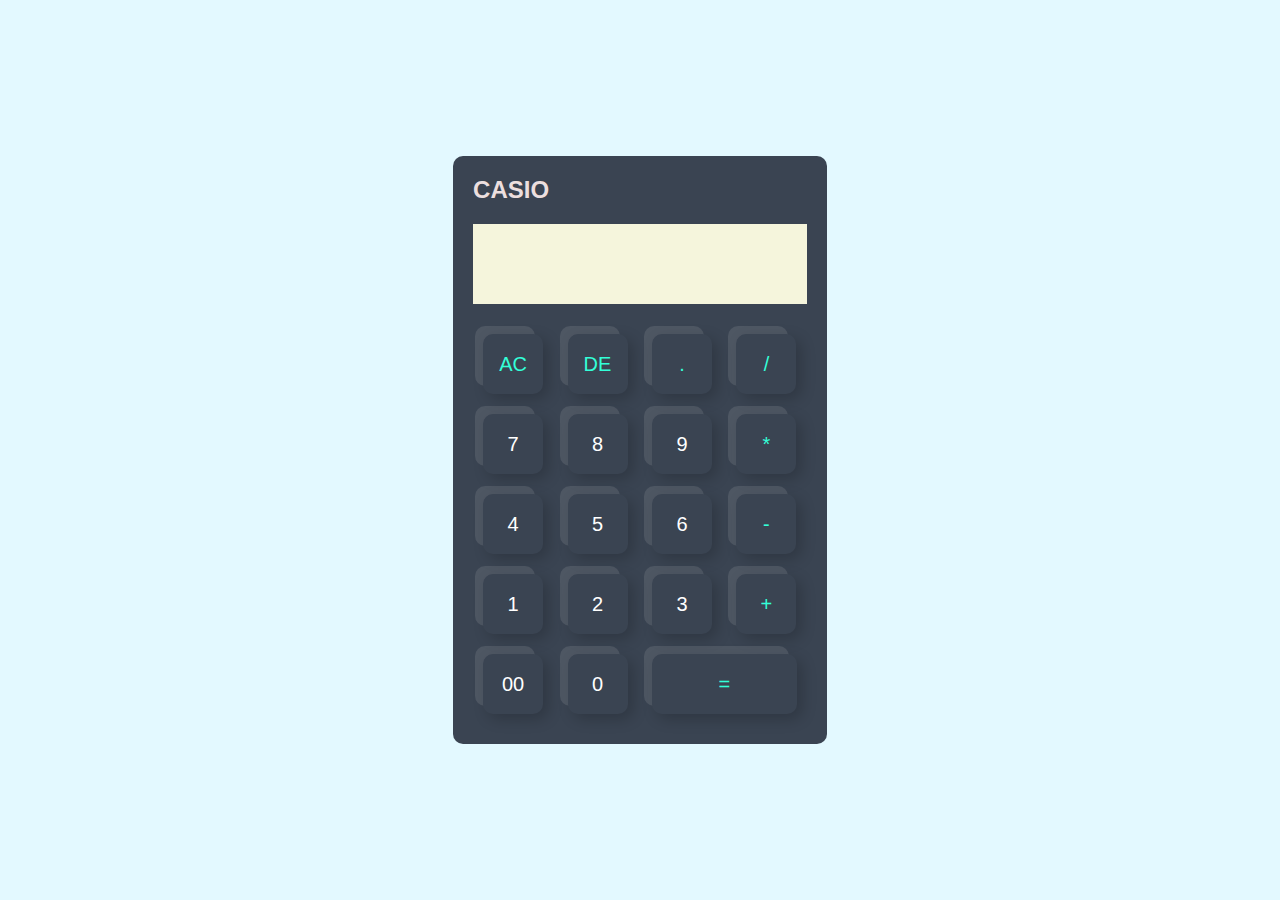
<file: FrontendPages/Calculator/index.html>
<!DOCTYPE html>
<html lang="en">
<head>
    <meta charset="UTF-8">
    <meta http-equiv="X-UA-Compatible" content="IE=edge">
    <meta name="viewport" content="width=device-width, initial-scale=1.0">
    <title>Simple Calculator Using Javascript</title>
    <link rel="stylesheet" href="style.css">
</head>
<body>
    <div class="container">
        
        <div class="calculator">
            <form action="">
                <div class="casio">
                    <h2>CASIO</h2>
                    <h2></h2>
                </div>
                <div class="display">
                    <input type="text" name="display">
                </div>
        
                <div>
                    <input type="button" value="AC" onclick="display.value=''" class="operator btn">
                    <input type="button" value="DE" onclick="display.value=display.value.toString().slice(0,-1)" class="operator btn">
                    <input type="button" value="." onclick="display.value+='.'" class="operator btn">
                    <input type="button" value="/" onclick="display.value+='/'" class="operator btn">
                </div>
                <div>
                    <input type="button" value="7" onclick="display.value+='7' " class="btn">
                    <input type="button" value="8" onclick="display.value+='8'" class="btn">
                    <input type="button" value="9" onclick="display.value+='9'" class="btn">
                    <input type="button" value="*" onclick="display.value+='*'" class="operator btn">
                </div>
                <div>
                    <input type="button" value="4" onclick="display.value+='4'" class="btn">
                    <input type="button" value="5" onclick="display.value+='5'" class="btn">
                    <input type="button" value="6" onclick="display.value+='6'"class="btn">
                    <input type="button" value="-" onclick="display.value+='-'" class="operator btn">
                </div>
                <div>
                    <input type="button" value="1" onclick="display.value+='1'" class="btn">
                    <input type="button" value="2" onclick="display.value+='2'" class="btn">
                    <input type="button" value="3" onclick="display.value+='3'" class="btn">
                    <input type="button" value="+" onclick="display.value+='+'" class="operator btn">
                </div>
                <div>
                    <input type="button" value="00" onclick="display.value+='00'" class="btn">
                    <input type="button" value="0" onclick="display.value+='0'" class="btn">
                    <input type="button" value="=" onclick="display.value=eval(display.value)" class="equal operator btn">
                </div>
            </form>
        </div>
    </div>
</body>
</html>
</file>
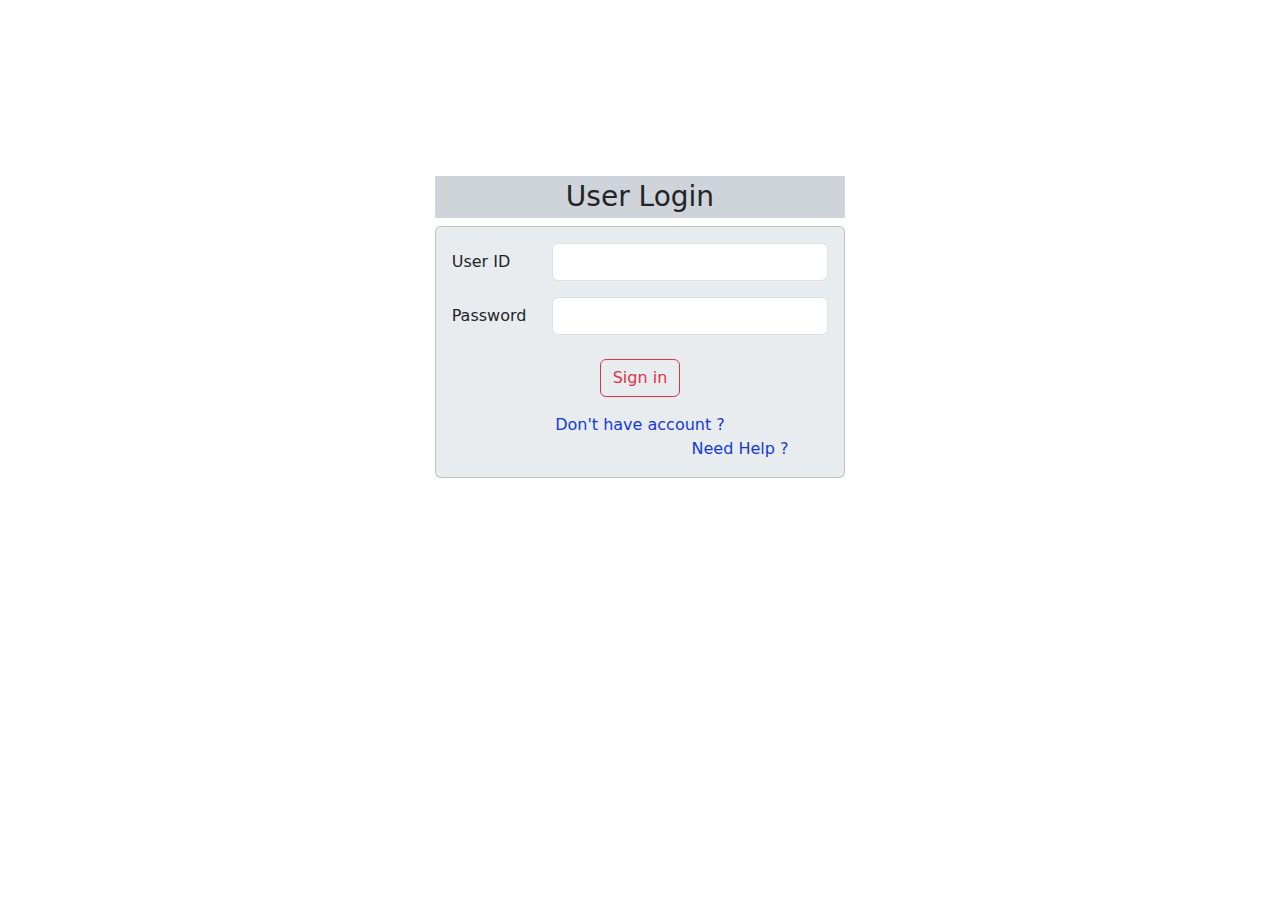
<file: FrontendPages/DifferentForms/login.html>
<!DOCTYPE html>
<html lang="en">

<head>
    <meta charset="UTF-8">
    <meta http-equiv="X-UA-Compatible" content="IE=edge">
    <meta name="viewport" content="width=device-width, initial-scale=1.0">
    <link rel="stylesheet" href="https://cdn.jsdelivr.net/npm/bootstrap@5.3.0-alpha2/dist/css/bootstrap.min.css">

    <title>Login</title>
    <style>
        #login {
            margin-top: 10%;
        }

        #needHelp {
            margin-left: 200px;
            color: #123adb;
        }
        #dontHaveAcc{
            color: #123adb;
        }
    </style>
</head>

<body>
    <div class="row" id="login">
        <div class="col-md-4 mx-auto my-5">

            <h3 class="text-center py-1 bg-dark-subtle ">User Login</h3>

            <div class="card bg-body-secondary">
                <div class="card-body">
                    <form class="">
                        <div class="row mb-3">
                            <label for="inputEmail3" class="col-sm-3 col-form-label">User ID</label>
                            <div class="col-sm-9 ">
                                <input type="text" class="form-control" id="inputEmail3">
                            </div>
                        </div>
                        <div class="row mb-4">
                            <label for="inputPassword3" class="col-sm-3 col-form-label">Password</label>
                            <div class="col-sm-9">
                                <input type="password" class="form-control" id="inputPassword3">
                            </div>
                        </div>
                        <div class="text-center" id="signin-btn">
                            <button type="submit" class="btn btn-outline-danger">Sign in</button>
                        </div>

                        <div class="text-center mt-3" id="signup-text">
                            <a href="" class="text-decoration-none " id="dontHaveAcc">Don't have account ?</a>
                            <!-- &nbsp;&nbsp;&nbsp;&nbsp;&nbsp;&nbsp;&nbsp;&nbsp;&nbsp;&nbsp;&nbsp;&nbsp;&nbsp;&nbsp;&nbsp;&nbsp;&nbsp;&nbsp;&nbsp;&nbsp;&nbsp;&nbsp;&nbsp;&nbsp;&nbsp;&nbsp;&nbsp;&nbsp;&nbsp;&nbsp;&nbsp;&nbsp;&nbsp;&nbsp;&nbsp;&nbsp;&nbsp;&nbsp;&nbsp;&nbsp;&nbsp;&nbsp;&nbsp;&nbsp;&nbsp;&nbsp;&nbsp;&nbsp; -->
                            <a class="text-decoration-none " id="needHelp" href="">Need Help ?</a>

                        </div>
                    </form>
                </div>
            </div>
        </div>
    </div>

    <!-- <div class="container w-50 h-75">
    <div class="card ">
    <form class="">
        <div class="row mb-3">
            <label for="inputEmail3" class="col-sm-2 col-form-label">Email</label>
            <div class="col-sm-10">
                <input type="email" class="form-control" id="inputEmail3">
            </div>
        </div>
        <div class="row mb-3">
            <label for="inputPassword3" class="col-sm-2 col-form-label">Password</label>
            <div class="col-sm-10">
                <input type="password" class="form-control" id="inputPassword3">
            </div>
        </div> 
        <div class="text-center">
            <button  type="submit" class="btn btn-primary ">Sign in</button>
        </div>
    </form>
</div>
</div> -->

</body>

</html>
</file>
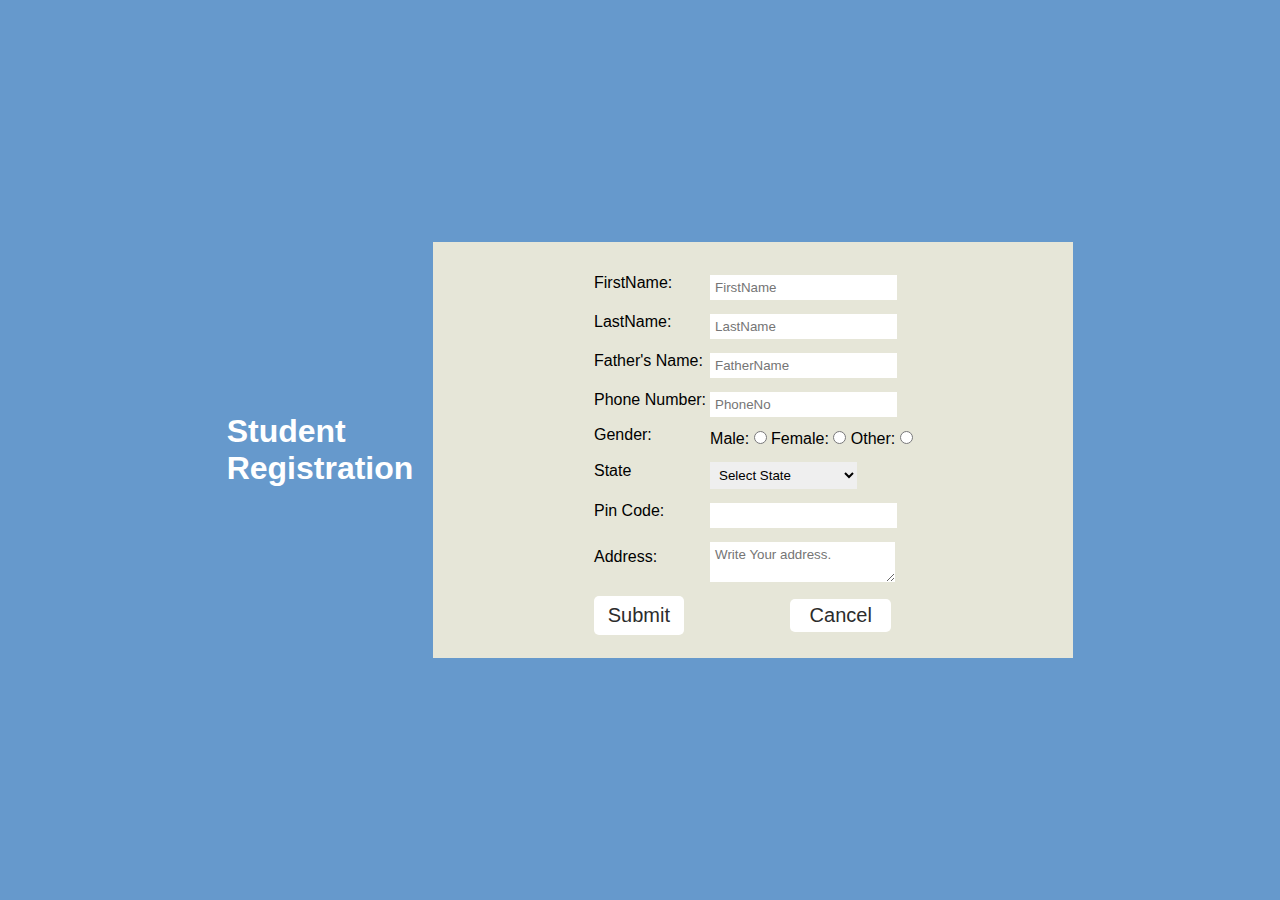
<file: FrontendPages/DifferentForms/RegistrationForm.html>
<html>

<head>
    <title>Form Example</title>
    <style>
        * {
            margin: 0;
        }

        .container {
            display: flex;
            justify-content: center;
            align-items: center;
            height: 100vh;
            background-color: #6699cc;
        }

        .container h1 {
            color: white;
            font-family: sans-serif;
            margin: 20px;
            justify-content: center;
        }

        .registartion-form {
            display: flex;
            justify-content: center;
            align-items: center;
            width: 600px;
            color: rgb(255, 255, 255);
            font-size: 18px;
            font-family: sans-serif;
            background-color: #e6e6d8;
            padding: 20px;
        }

        .registartion-form input,
        .registartion-form select,
        .registartion-form textarea {
            border: none;
            padding: 5px;
            margin-top: 10px;
            font-family: sans-serif;
        }

        .registartion-form .submit {
            width: 80%;
            padding: 8px 0;
            font-size: 20px;
            color: rgb(44, 44, 44);
            background-color: #ffffff;
            border-radius: 5px;
        }
         .registartion-form .cancel{
            width: 50%;
            padding-left: 5px;
            margin-left: 80px;
            font-size: 20px;
            color: rgb(44, 44, 44);
            background-color: #ffffff;
            border-radius: 5px;
        }

        .registartion-form .submit:hover ,.registartion-form .cancel:hover {
            box-shadow: 3px 3px 6px rgb(255, 214, 176);
        }
    </style>
</head>

<body>
    <div class="container">
        <h1>Student <br>Registration</h1>
        <form name="registration" class="registartion-form" onsubmit="return formValidation()">
            <table>
                <tr>
                    <td><label for="name">FirstName:</label></td>
                    <td><input type="text" name="name" id="name" placeholder="FirstName"></td>
                </tr>
                <tr>
                    <td><label for="email">LastName:</label></td>
                    <td><input type="text" name="email" id="email" placeholder="LastName"></td>
                </tr>
                <tr>
                    <td><label for="fname">Father's Name:</label></td>
                    <td><input type="text" name="fname" id="fname" placeholder="FatherName"></td>
                </tr>
                <tr>
                    <td><label for="phoneNumber">Phone Number:</label></td>
                    <td><input type="number" name="phoneNumber" id="phoneNumber" placeholder="PhoneNo"></td>
                </tr>
                <tr>
                    <td><label for="gender">Gender:</label></td>
                    <td>Male: <input type="radio" name="gender" value="male">
                        Female: <input type="radio" name="gender" value="female">
                        Other: <input type="radio" name="gender" value="other"></td>
                </tr>
                <tr>
                    <td><label for="state">State</label></td>
                    <td>
                        <select name="state" id="state">
                            <option value="">Select State</option>
                            <option value="Asam">Asam</option>
                            <option value="Arunachal Pradesh">Arunachal Pradesh</option>
                            <option value="Andhra Pradesh">Andhra Pradesh</option>
                            <option value="Bihar">Bihar</option>
                            <option value="Chhatishgarh">Chhatishgarh</option>
                            <option value="Gujurat">Gujurat</option>
                            <option value="Hariyana">Hariyana</option>
                            <option value="Himanchal Pradesh">Himanchal Pradesh</option>
                            <option value="Kerala">Kerala</option>
                            <option value="Karnataka">Karnataka</option>
                            <option value="Maharastra">Maharastra</option>
                            <option value="Madhyapradesh">Madhya Pradesh</option>
                            <option value="Manipur">Manipur</option>
                            <option value="Nagaland">Nagaland</option>
                            <option value="Odisha">Odisha</option>
                            <option value="Punjab">Punjab</option>
                            <option value="Rajastan">Rajastan</option>
                            <option value="TamilNadu">TamilNadu</option>
                            <option value="Telengana">Telengana</option>
                            <option value="Uttar Pradesh">Uttar Pradesh</option>
                            <option value="WestBengal">WestBengal</option>




                        </select>
                    </td>
                </tr>
                <tr>
                    <td><label for="zipcode">Pin Code:</label></td>
                    <td><input type="number" name="zipcode" id="zipcode"></td>
                </tr>
                <tr>
                    <td><label for="address">Address:</label></td>
                    <td><textarea name="address" id="address" placeholder="Write Your address."></textarea></td>
                </tr>
                <tr>
                    <td colspan="0"><input type="submit" class="submit" value="Submit" /></td>
                    <td ><input type="button" class="cancel" value="Cancel"></td>
                </tr>
            </table>
        </form>
    </div>
</body>

</html>
</file>
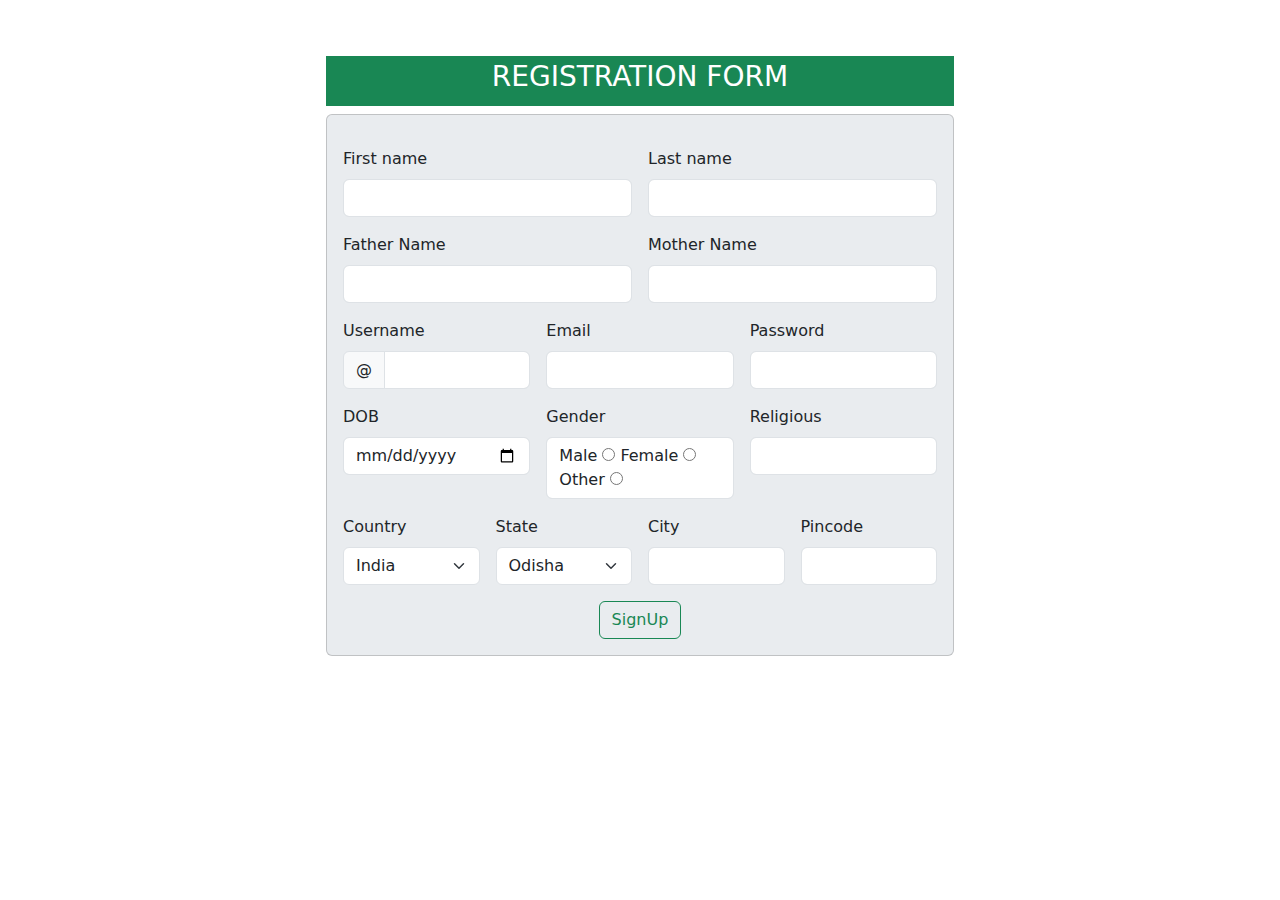
<file: FrontendPages/DifferentForms/signUp.html>
<!DOCTYPE html>
<html lang="en">

<head>
    <meta charset="UTF-8">
    <meta http-equiv="X-UA-Compatible" content="IE=edge">
    <meta name="viewport" content="width=device-width, initial-scale=1.0">
    <link rel="stylesheet" href="https://cdn.jsdelivr.net/npm/bootstrap@5.3.0-alpha2/dist/css/bootstrap.min.css">
    <title>Sign Up</title>
    <style>

    </style>
</head>

<body>
    <div class="row">
        <div class="col-md-6 mx-auto my-5">
            <div class="my-2 text-center text-bg-success py-1 ">
                <h3>REGISTRATION FORM</h3>
            </div>
            <div class="card bg-body-secondary">
                <div class="card-body">
                    <form class="row g-3 needs-validation mt-auto fs-6" novalidate>
                        <div class="col-md-6">
                            <label for="validationCustom01" class="form-label">First name</label>
                            <input type="text" class="form-control" id="validationCustom01" value="" required>
                            <div class="valid-feedback">
                                Looks good!
                            </div>
                        </div>
                        <div class="col-md-6">
                            <label for="validationCustom02" class="form-label">Last name</label>
                            <input type="text" class="form-control" id="validationCustom02" value="" required>
                            <div class="valid-feedback">
                                Looks good!
                            </div>
                        </div>
                        <div class="col-md-6">
                            <label for="validationCustom01" class="form-label">Father Name</label>
                            <input type="text" class="form-control" id="validationCustom01" value="" required>
                            <div class="valid-feedback">
                                Looks good!
                            </div>
                        </div>
                        <div class="col-md-6">
                            <label for="validationCustom02" class="form-label">Mother Name</label>
                            <input type="text" class="form-control" id="validationCustom02" value="" required>
                            <div class="valid-feedback">
                                Looks good!
                            </div>
                        </div>
                        <div class="col-md-4">
                            <label for="validationCustomUsername" class="form-label">Username</label>
                            <div class="input-group has-validation">
                                <span class="input-group-text" id="inputGroupPrepend">@</span>
                                <input type="text" class="form-control" id="validationCustomUsername"
                                    aria-describedby="inputGroupPrepend" required>
                                <div class="invalid-feedback">
                                    Please choose a username.
                                </div>
                            </div>
                        </div>
                        <div class="col-md-4">
                            <label for="validationCustom03" class="form-label">Email</label>
                            <input type="email" class="form-control" id="validationCustom03" required>
                            <div class="invalid-feedback">
                                Please provide a valid city.
                            </div>
                        </div>
                        <div class="col-md-4">
                            <label for="validationCustom03" class="form-label">Password</label>
                            <input type="password" class="form-control" id="validationCustom03" required>
                            <div class="invalid-feedback">
                                Please provide a valid city.
                            </div>
                        </div>
                        <div class="col-md-4">
                            <label for="validationCustom03" class="form-label">DOB</label>
                            <input type="date" class="form-control" id="validationCustom03" required>
                        </div>
                        <div class="col-md-4">
                            <label for="validationCustom03" class="form-label">Gender</label>
                            <div class="form-control " id="gender">
                                Male
                                <input type="radio" class="" id="validationCustom0" name="gender">
                                Female
                                <input type="radio" class="" id="validationCustom03" name="gender">
                                Other
                                <input type="radio" class="" id="validationCustom03" name="gender">
                            </div>

                        </div>
                        <div class="col-md-4">
                            <label for="validationCustom03" class="form-label">Religious</label>
                            <input type="text" class="form-control" id="validationCustom03" required>

                        </div>


                        <div class="col-md-3">
                            <label for="validationCustom04" class="form-label">Country</label>
                            <select class="form-select" id="validationCustom04" required>


                                <option>Australia</option>
                                <option>England</option>
                                <option>France</option>
                                <option selected>India</option>
                                <option>Isriel</option>
                                <option>Russia</option>
                                <option>UnitedKindgom</option>

                            </select>
                        </div>
                        <div class="col-md-3">
                            <label for="validationCustom04" class="form-label">State</label>
                            <select class="form-select" id="validationCustom04" required>

                                <option>Andhrapradesh</option>
                                <option>Bihar</option>
                                <option>Gujurat</option>
                                <option selected>Odisha</option>
                                <option>Rahastan</option>
                                <option>WestBegal</option>

                            </select>
                            <div class="invalid-feedback">
                                Please select a valid state.
                            </div>
                        </div>
                        <div class="col-md-3">
                            <label for="validationCustom05" class="form-label">City</label>
                            <input type="text" class="form-control" id="validationCustom05" required>

                        </div>
                        <div class="col-md-3">
                            <label for="validationCustom05" class="form-label">Pincode</label>
                            <input type="number" class="form-control" id="validationCustom05" required>
                            <div class="invalid-feedback">
                                Please provide a valid zip.
                            </div>
                        </div>
                        <!-- <div class="col-sm-6">
                            <div class="form-check ">
                                <input class="form-check-input" type="checkbox" value="" id="invalidCheck" required>
                                <label class="form-check-label" for="invalidCheck">
                                    Agree to terms and conditions
                                </label>
                                <div class="invalid-feedback">
                                    You must agree before submitting.
                                </div>
                            </div>
                        </div> -->
                        <div class="text-center">
                            <button class="btn btn-outline-success" type="submit">SignUp</button>
                        </div>
                    </form>
                </div>
            </div>
        </div>
    </div>

</body>

</html>
</file>
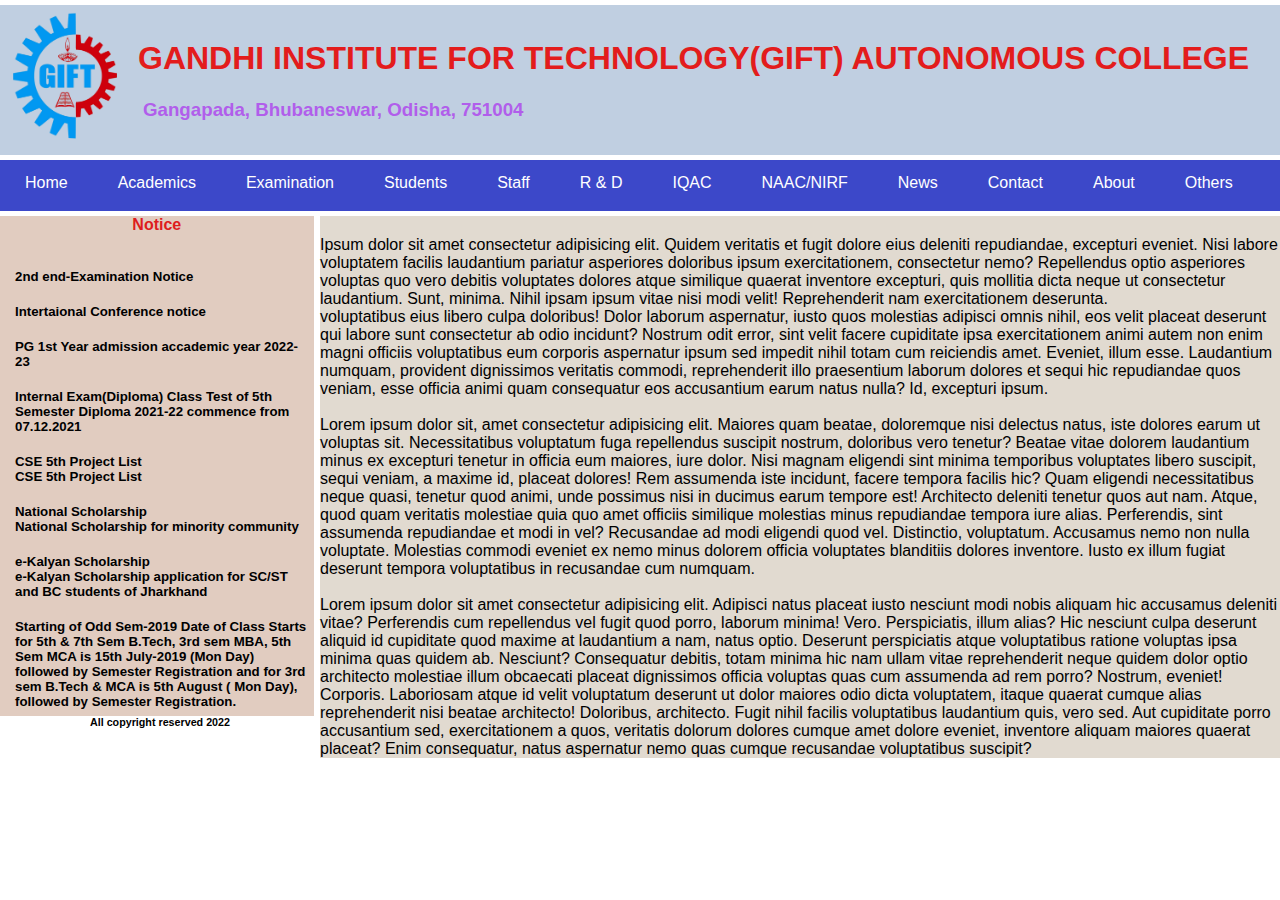
<file: FrontendPages/GiftClgWebsite/giftWebsite.html>
<!DOCTYPE html>
<html>

<head>
    <meta charset='utf-8'>
    <meta name="viewport" content="width=device-width, initial-scale=1">
    <title>GIFT Website</title>
    <style>
        * {
            margin: 0px;
            padding: 0px;
            box-sizing: border-box;
            font-family: Arial, Helvetica, sans-serif;
        }

        #main-content {
            width: 100%;
            min-height: 150px;
            background-color: rgb(192, 207, 225);
            margin-bottom: 5px;
            margin-top: 5px;

        }

        #clg-logo {
            width: 9.5%;
            min-height: 150px;
            background-color: rgb(192, 207, 225);
            float: left;
        }

        #logo-image {
            margin: 2px;
            padding: 5px;
            width: 125px;
            min-height: 125px;
        }

        #clg-details {

            width: 90%;
            min-height: 150px;
            background-color: rgb(192, 207, 225);
            float: right;
        }

        #navbar-div,
        ul {
            list-style-type: none;
            margin: 0;
            padding: 0;
            overflow: hidden;
            background-color: rgb(60, 72, 201);
            margin-bottom: 5px;
        }

        li {
            float: left;
        }

        li a {
            display: block;
            color: white;
            text-align: center;
            padding: 14px 25px;
            text-decoration: none;
        }

        li a:hover {
            background-color: rgb(84, 148, 220);
        }

        #main-div {
            width: 100%;

            background-color: rgb(224, 248, 246);
        }

        #sidebar-div {
            width: 24.5%;
            min-height: 500px;
            background-color: rgb(225, 204, 192);
            float: left;
        }

        #bodyarea-div {
            width: 75%;
            min-height: 500px;
            background-color: rgb(225, 218, 208);
            float: right;
        }
        #notice-div{
            margin-top: 30px;
            padding: 0 px;
        }
        h5{
            margin-left: 10px;
            margin-top: 10px;
            padding: 5px;
        }
    </style>

</head>

<body>

    <div id="main-content">
        <div id="clg-logo">
            <img src="logo.png" alt="Logo" id="logo-image">

        </div>

        <div id="clg-details">
            <h1 style="text-align:justify; padding:10px; margin-top:25px; color: rgb(227, 28, 28);">GANDHI INSTITUTE FOR
                TECHNOLOGY(GIFT) AUTONOMOUS COLLEGE</h1>
            <h3 style="text-align:left; padding:10px; margin-top:2px; margin-left: 5px; color: rgb(177, 94, 235);">
                Gangapada, Bhubaneswar, Odisha, 751004</h3>
        </div>

    </div>

    <div id="navbar-div">
        <ul>
            <li><a class="active" href="#home">Home</a></li>
            <li><a href="#academics">Academics</a></li>
            <li><a href="#Examination">Examination</a></li>
            <li><a href="#students">Students</a></li>
            <li><a href="#students">Staff</a></li>
            <li><a href="#students">R & D</a></li>
            <li><a href="#students">IQAC</a></li>
            <li><a href="#students">NAAC/NIRF</a></li>
            <li><a href="#news">News</a></li>
            <li><a href="#contact">Contact</a></li>
            <li><a href="#about">About</a></li>
            <li><a href="#students">Others</a></li>

        </ul>


    </div>

    <div id="main-div">
        <div id="sidebar-div">
            <h4 style="color: rgb(222, 29, 29); text-align: center;">Notice</h4>
            
            <div id="notice-div">
                <h5>2nd end-Examination Notice</h5> 
                <h5>Intertaional Conference notice</h5>
                <h5>PG 1st Year admission accademic year 2022-23</h5>
                <h5>Internal Exam(Diploma)
                    Class Test of 5th Semester Diploma 2021-22 commence from 07.12.2021
                    </h5>
                <h5>CSE 5th Project List <br>
                    CSE 5th Project List
                    
                    </h5>
                <h5>
                    National Scholarship<br>
                    National Scholarship for minority community


                </h5>

                <h5>
                    e-Kalyan Scholarship<br>
e-Kalyan Scholarship application for SC/ST and BC students of Jharkhand
                </h5>

                <h5>

                    Starting of Odd Sem-2019
Date of Class Starts for 5th & 7th Sem B.Tech, 3rd sem MBA, 5th Sem MCA is 15th July-2019 (Mon Day) followed by Semester 
Registration and for 3rd sem B.Tech & MCA is 5th August ( Mon Day), followed by Semester Registration.
                </h5>
            </div>
            
            
        </div>

        <div id="bodyarea-div">
            <h5 style="color: rgb(0, 106, 255);"></h5>
            <p> Ipsum dolor sit amet consectetur adipisicing elit. Quidem veritatis et fugit dolore eius deleniti repudiandae, excepturi eveniet. Nisi labore voluptatem facilis laudantium pariatur asperiores doloribus ipsum exercitationem, consectetur nemo?
            Repellendus optio asperiores voluptas quo vero debitis voluptates dolores atque similique quaerat inventore excepturi, quis mollitia dicta neque ut consectetur laudantium. Sunt, minima. Nihil ipsam ipsum vitae nisi modi velit!
            Reprehenderit nam exercitationem deserunta.<br>voluptatibus eius libero culpa doloribus! Dolor laborum aspernatur, iusto quos molestias adipisci omnis nihil, eos velit placeat deserunt qui labore sunt consectetur ab odio incidunt?
            Nostrum odit error, sint velit facere cupiditate ipsa exercitationem animi autem non enim magni officiis voluptatibus eum corporis aspernatur ipsum sed impedit nihil totam cum reiciendis amet. Eveniet, illum esse.
            Laudantium numquam, provident dignissimos veritatis commodi, reprehenderit illo praesentium laborum dolores et sequi hic repudiandae quos veniam, esse officia animi quam consequatur eos accusantium earum natus nulla? Id, excepturi ipsum.
            </p><br>
                <p>Lorem ipsum dolor sit, amet consectetur adipisicing elit. Maiores quam beatae, doloremque nisi delectus natus, iste dolores earum ut voluptas sit. Necessitatibus voluptatum fuga repellendus suscipit nostrum, doloribus vero tenetur?
                Beatae vitae dolorem laudantium minus ex excepturi tenetur in officia eum maiores, iure dolor. Nisi magnam eligendi sint minima temporibus voluptates libero suscipit, sequi veniam, a maxime id, placeat dolores!
                Rem assumenda iste incidunt, facere tempora facilis hic? Quam eligendi necessitatibus neque quasi, tenetur quod animi, unde possimus nisi in ducimus earum tempore est! Architecto deleniti tenetur quos aut nam.
                Atque, quod quam veritatis molestiae quia quo amet officiis similique molestias minus repudiandae tempora iure alias. Perferendis, sint assumenda repudiandae et modi in vel? Recusandae ad modi eligendi quod vel.
                Distinctio, voluptatum. Accusamus nemo non nulla voluptate. Molestias commodi eveniet ex nemo minus dolorem officia voluptates blanditiis dolores inventore. Iusto ex illum fugiat deserunt tempora voluptatibus in recusandae cum numquam.</p>

                <br>
                <p>Lorem ipsum dolor sit amet consectetur adipisicing elit. Adipisci natus placeat iusto nesciunt modi nobis aliquam hic accusamus deleniti vitae? Perferendis cum repellendus vel fugit quod porro, laborum minima! Vero.
                Perspiciatis, illum alias? Hic nesciunt culpa deserunt aliquid id cupiditate quod maxime at laudantium a nam, natus optio. Deserunt perspiciatis atque voluptatibus ratione voluptas ipsa minima quas quidem ab. Nesciunt?
                Consequatur debitis, totam minima hic nam ullam vitae reprehenderit neque quidem dolor optio architecto molestiae illum obcaecati placeat dignissimos officia voluptas quas cum assumenda ad rem porro? Nostrum, eveniet! Corporis.
                Laboriosam atque id velit voluptatum deserunt ut dolor maiores odio dicta voluptatem, itaque quaerat cumque alias reprehenderit nisi beatae architecto! Doloribus, architecto. Fugit nihil facilis voluptatibus laudantium quis, vero sed.
                Aut cupiditate porro accusantium sed, exercitationem a quos, veritatis dolorum dolores cumque amet dolore eveniet, inventore aliquam maiores quaerat placeat? Enim consequatur, natus aspernatur nemo quas cumque recusandae voluptatibus suscipit?</p>

        </div>

    </div>

    <div id="copyright-div">
        <h6 style="text-align:center;">All copyright reserved 2022 </h6>   
    </div>

</body>

</html>
</file>
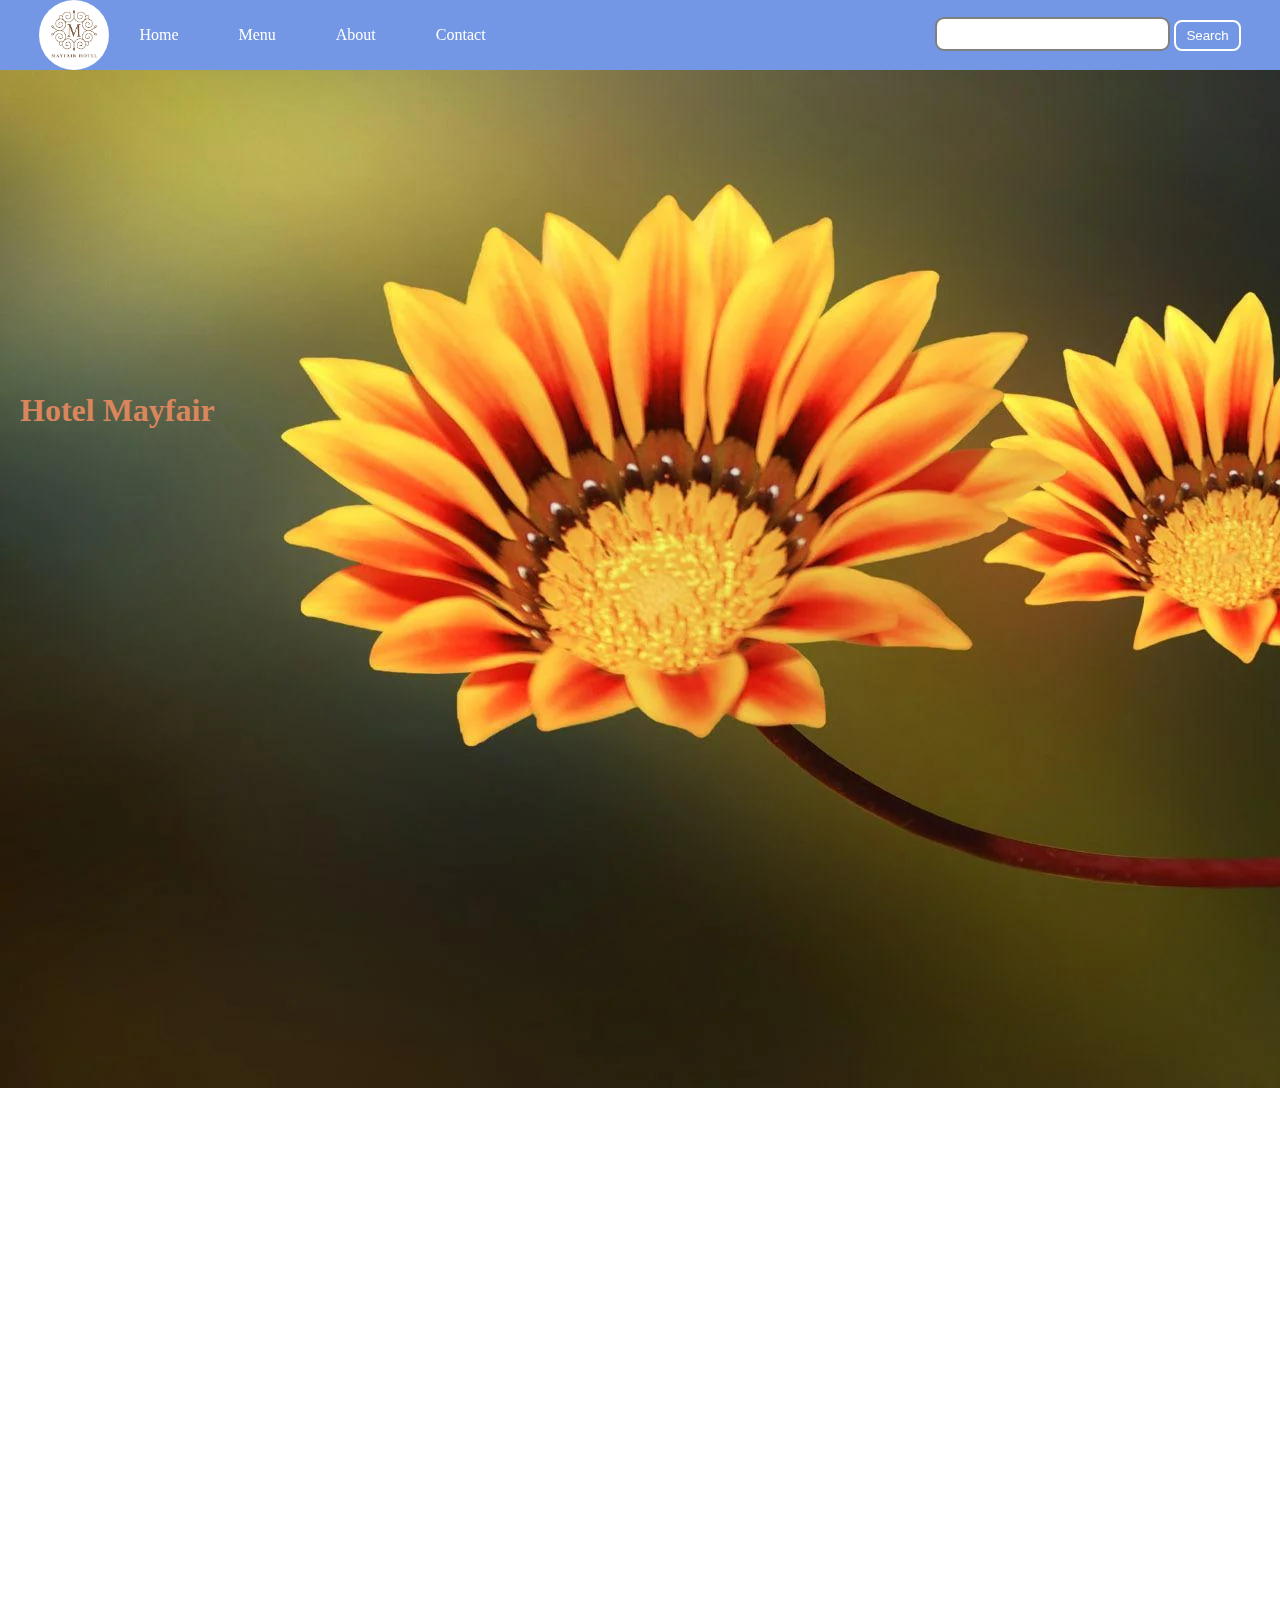
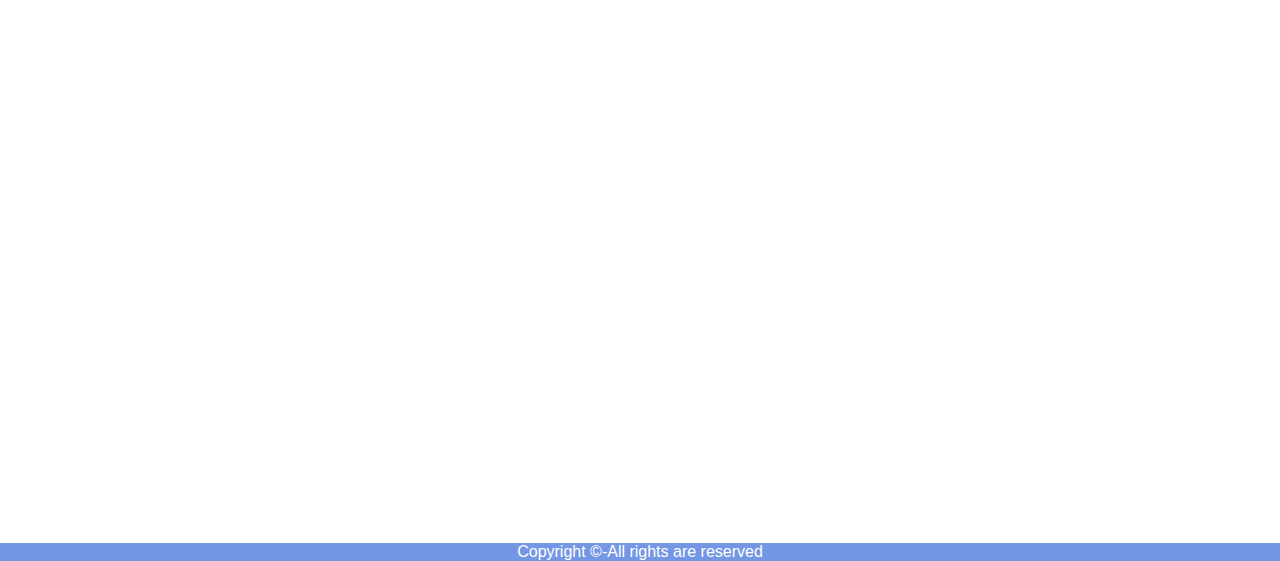
<file: FrontendPages/HotelWebSite/Hotel.html>
<!DOCTYPE html>

<html>

<head>
   <title>Hotel Webpage</title>
   <style>
      * {
         margin: 0;
         padding: 0;
      }

      .navbar {
         display: flex;
         align-items: center;
         justify-content: center;
         position: sticky;
         top: 0;
         cursor: pointer;
      }

      .background {
         background: rgb(115, 151, 228);
         background-blend-mode: darken;
         background-size: cover;
      }

      .nav-list {
         width: 70%;
         display: flex;
         align-items: center;
      }

      .logo {
         display: flex;
         justify-content: center;
         align-items: center;
      }

      .logo img {
         width: 70px;
         border-radius: 50px;
      }

      .nav-list li {
         list-style: none;
         padding: 26px 30px;
      }

      .nav-list li a {
         text-decoration: none;
         color: white;
      }

      .nav-list li a:hover {
         color: grey;
      }

      .rightnav {
         width: 30%;
         text-align: right;
      }

      #search {
         padding: 5px;
         font-size: 17px;
         border: 2px solid grey;
         border-radius: 9px;
      }

      .firstsection {
         background-color: rgb(131, 155, 176);
         height: 00px;
         margin-top: 300px;
         width: 100%;
         /* height: 100%; */
      }

      .secondsection {
         background-color: blue;
         height: 400px;
      }

      .box-main {
         display: flex;
         justify-content: center;
         align-items: center;
         color: rgb(128, 153, 89);
         max-width: 80%;
         margin: auto;
         height: 80%;
      }

      .firsthalf {
         width: 100%;
         height: 50%;
         display: contents;
         flex-direction: column;
         justify-content: center;
      }

      .secondhalf {
         width: 30%;
      }



      .btn {
         padding: 8px 20px;
         margin: 7px 0;
         border: 2px solid white;
         border-radius: 8px;
         background: none;
         color: white;
         cursor: pointer;
      }

      .btn-sm {
         padding: 6px 10px;
         vertical-align: middle;
      }


      .section-Left {
         flex-direction: row-reverse;
      }


      .center {
         text-align: center;
      }

      .mapClass {
         margin-top: 750px;
         padding-left: 550px;
      }
      .hotelName{
         margin-top: 2px;
            padding: 20px;
            color: #da865d;
      }

      .text-footer {
         text-align: center;
         margin-top: 50%;
         padding: 10px 0 2 2;
         font-family: 'Ubuntu', sans-serif;
         display: flex;
         justify-content: center;
         color: white;
      }
   </style>
</head>

<body>
   <nav class="navbar background">
      <ul class="nav-list">
         <div class="logo">
            <img src="CSS/lofoMayfair.png">
         </div>
         <li><a href="HotelHome.html">Home</a></li>
         <li><a href="menu.html">Menu</a></li>
         <li><a href="about.html">About</a></li>
         <li><a href="contact.html">Contact</a></li>
      </ul>

      <div class="rightNav">
         <input type="text" name="search" id="search">
         <button class="btn btn-sm">Search</button>
      </div>
   </nav>

   <section class="firstsection">
      <div class="box-main">
         <div class="firstHalf">
            <img src="CSS/flower1.webp" alt="hotelImg">



         </div>
      </div>
   </section>
   <div class="hotelName">
      <h1>Hotel Mayfair</h1>
   </div>
   </section> 



   <div class="thumbnail">
      <!-- <img src= "CSS/hotel-bed.jpg" alt="laptop image"> -->
   </div>
   </section>
   <div class="mapClass">
      <iframe
         src="https://www.google.com/maps/embed?pb=!1m14!1m8!1m3!1d3741.9849131211413!2d85.8196901!3d20.3008916!3m2!1i1024!2i768!4f13.1!3m3!1m2!1s0x3a1909c66e104471%3A0x1b99a6f59a58679c!2sMAYFAIR%20Lagoon!5e0!3m2!1sen!2sin!4v1663784998649!5m2!1sen!2sin"
         width="400" height="300" frameborder="0" style="border:0;" allowfullscreen="" aria-hidden="false" tabindex="0">
      </iframe>
   </div>

   <footer class="background">
      <p class="text-footer">
         Copyright ©-All rights are reserved
      </p>


   </footer>
</body>

</html>
</file>
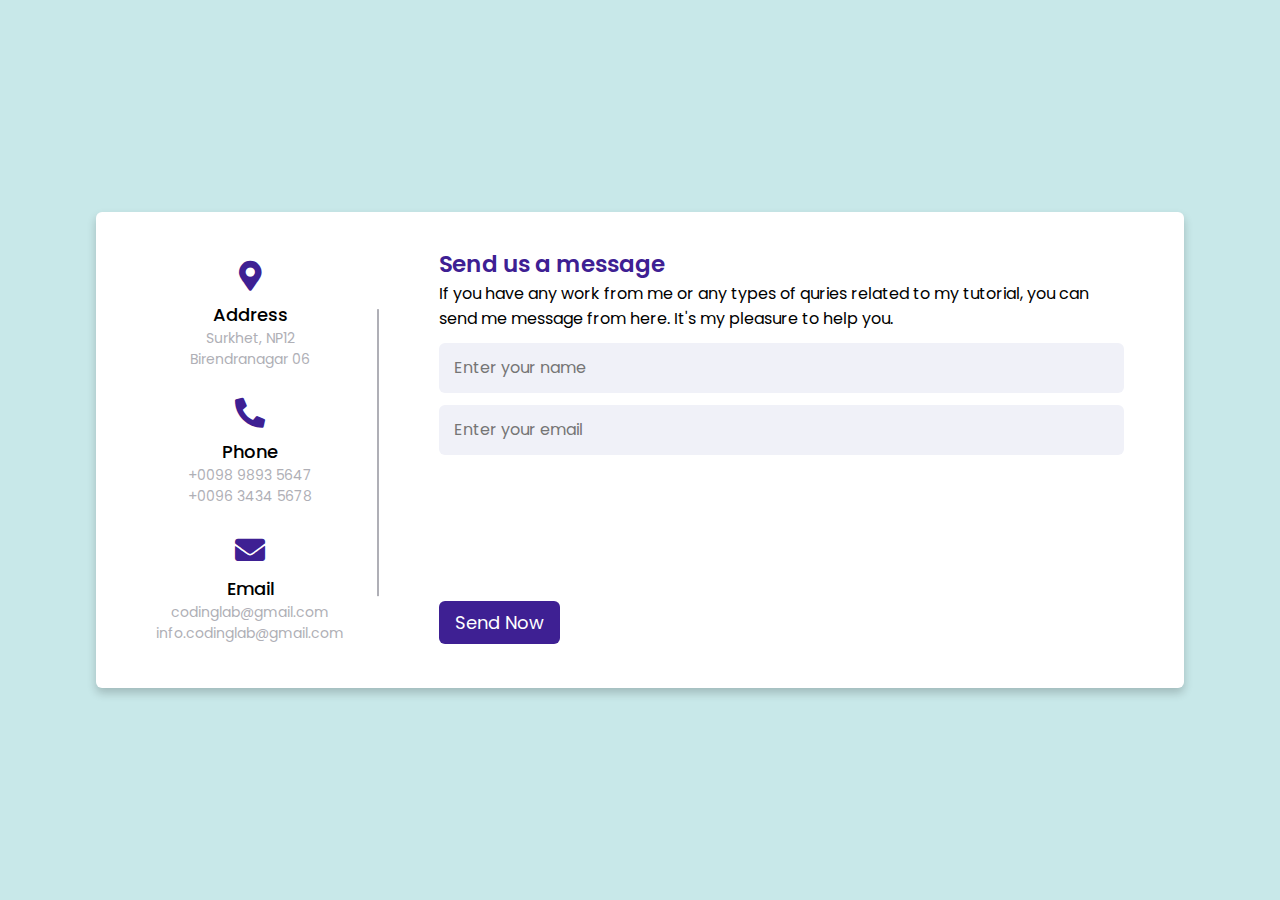
<file: parkingapp/public/contact-form1.html>
<!DOCTYPE html>
<!-- Created By CodingLab - www.codinglabweb.com -->
<html lang="en" dir="ltr">

<head>
    <meta charset="UTF-8">
    <title> Responsive Contact Us Form | CodingLab </title>
    <!-- Fontawesome CDN Link -->
    <link rel="stylesheet" href="https://cdnjs.cloudflare.com/ajax/libs/font-awesome/5.15.2/css/all.min.css" />
    <meta name="viewport" content="width=device-width, initial-scale=1.0">

    <style>
        /* Google Font CDN Link */
        @import url('https://fonts.googleapis.com/css2?family=Poppins:wght@200;300;400;500;600;700&display=swap');

        * {
            margin: 0;
            padding: 0;
            box-sizing: border-box;
            font-family: "Poppins", sans-serif;
        }

        body {
            min-height: 100vh;
            width: 100%;
            background: #c8e8e9;
            display: flex;
            align-items: center;
            justify-content: center;
        }

        .container {
            width: 85%;
            background: #fff;
            border-radius: 6px;
            padding: 20px 60px 30px 40px;
            box-shadow: 0 5px 10px rgba(0, 0, 0, 0.2);
        }

        .container .content {
            display: flex;
            align-items: center;
            justify-content: space-between;
        }

        .container .content .left-side {
            width: 25%;
            height: 100%;
            display: flex;
            flex-direction: column;
            align-items: center;
            justify-content: center;
            margin-top: 15px;
            position: relative;
        }

        .content .left-side::before {
            content: '';
            position: absolute;
            height: 70%;
            width: 2px;
            right: -15px;
            top: 50%;
            transform: translateY(-50%);
            background: #afafb6;
        }

        .content .left-side .details {
            margin: 14px;
            text-align: center;
        }

        .content .left-side .details i {
            font-size: 30px;
            color: #3e2093;
            margin-bottom: 10px;
        }

        .content .left-side .details .topic {
            font-size: 18px;
            font-weight: 500;
        }

        .content .left-side .details .text-one,
        .content .left-side .details .text-two {
            font-size: 14px;
            color: #afafb6;
        }

        .container .content .right-side {
            width: 75%;
            margin-left: 75px;
        }

        .content .right-side .topic-text {
            font-size: 23px;
            font-weight: 600;
            color: #3e2093;
        }

        .right-side .input-box {
            height: 50px;
            width: 100%;
            margin: 12px 0;
        }

        .right-side .input-box input,
        .right-side .input-box textarea {
            height: 100%;
            width: 100%;
            border: none;
            outline: none;
            font-size: 16px;
            background: #F0F1F8;
            border-radius: 6px;
            padding: 0 15px;
            resize: none;
        }

        .right-side .message-box {
            min-height: 110px;
        }

        .right-side .input-box textarea {
            padding-top: 6px;
        }

        .right-side .button {
            display: inline-block;
            margin-top: 12px;
        }

        .right-side .button input[type="button"] {
            color: #fff;
            font-size: 18px;
            outline: none;
            border: none;
            padding: 8px 16px;
            border-radius: 6px;
            background: #3e2093;
            cursor: pointer;
            transition: all 0.3s ease;
        }

        .button input[type="button"]:hover {
            background: #5029bc;
        }

        @media (max-width: 950px) {
            .container {
                width: 90%;
                padding: 30px 40px 40px 35px;
            }

            .container .content .right-side {
                width: 75%;
                margin-left: 55px;
            }
        }

        @media (max-width: 820px) {
            .container {
                margin: 40px 0;
                height: 100%;
            }

            .container .content {
                flex-direction: column-reverse;
            }

            .container .content .left-side {
                width: 100%;
                flex-direction: row;
                margin-top: 40px;
                justify-content: center;
                flex-wrap: wrap;
            }

            .container .content .left-side::before {
                display: none;
            }

            .container .content .right-side {
                width: 100%;
                margin-left: 0;
            }
        }
    </style>

</head>

<body>

    <div class="container">
        <div class="content">
            <div class="left-side">
                <div class="address details">
                    <i class="fas fa-map-marker-alt"></i>
                    <div class="topic">Address</div>
                    <div class="text-one">Surkhet, NP12</div>
                    <div class="text-two">Birendranagar 06</div>
                </div>
                <div class="phone details">
                    <i class="fas fa-phone-alt"></i>
                    <div class="topic">Phone</div>
                    <div class="text-one">+0098 9893 5647</div>
                    <div class="text-two">+0096 3434 5678</div>
                </div>
                <div class="email details">
                    <i class="fas fa-envelope"></i>
                    <div class="topic">Email</div>
                    <div class="text-one">codinglab@gmail.com</div>
                    <div class="text-two">info.codinglab@gmail.com</div>
                </div>
            </div>
            <div class="right-side">
                <div class="topic-text">Send us a message</div>
                <p>If you have any work from me or any types of quries related to my tutorial, you can send me
                    message
                    from here. It's my pleasure to help you.</p>
                <form action="#">
                    <div class="input-box">
                        <input type="text" placeholder="Enter your name">
                    </div>
                    <div class="input-box">
                        <input type="text" placeholder="Enter your email">
                    </div>
                    <div class="input-box message-box">

                    </div>
                    <div class="button">
                        <input type="button" value="Send Now">
                    </div>
                </form>
            </div>
        </div>
    </div>


</body>

</html>
</file>
<file: FrontendPages/Calculator/style.css>
*{
    margin:0;
    padding: 0;
    font-family: Poppins,sans-serif;
    box-sizing: border-box;
}

.container{
    width: 100%;
    height: 100vh;
    background-color: #e3f9ff;
    display:flex;
    align-items: center;
    justify-content: center;
}

.calculator{
    background: #3a4452;
    padding: 20px;
    border-radius: 10px;
}

.calculator form input{
    border: 0;
    outline: 0;
    width: 60px;
    height: 60px;
    border-radius: 10px;
    box-shadow: -8px -8px rgba(255, 255, 255, 0.1),5px 5px 15px rgba(0, 0, 0, 0.2);
    background: transparent;
    font-size: 20px;
    color: #fff;
    cursor: pointer;
    margin: 10px;
}

form .display{
    display: flex;
    justify-content: flex-end;
    margin: 20px 0;
    background-color:beige;
}
form .display input{
    transition: 1.5ms;
    text-align: right;
    flex:1;
    font-size: 45px;
    box-shadow: none;
    color: rgb(99, 93, 93);

}

form input.equal{
    width: 145px;
}

form input.operator{
    color: #33ffd8;
}

.casio{
    color: rgb(236, 223, 223);
    display: flex;
}
form input.btn{
    transition: transform 0.5s;

}
.btn:hover{
    transform: scale(0.8);
}
</file>
